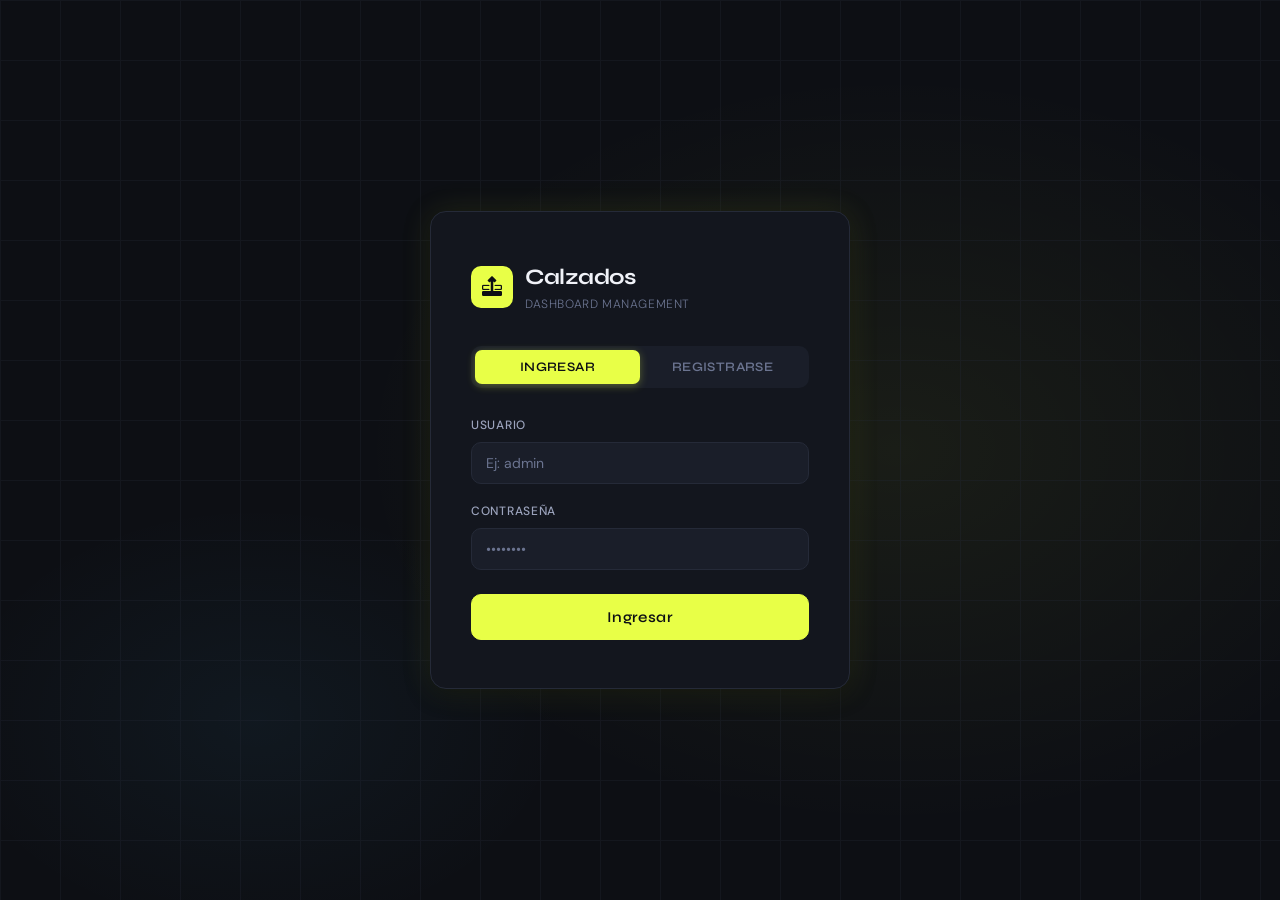
<file: index.html>
<!DOCTYPE html>
<html lang="es">
<head>
    <meta charset="UTF-8">
    <meta name="viewport" content="width=device-width, initial-scale=1.0">
    <title>ShoeSync— Login</title>
    <link rel="stylesheet" href="css/style.css">
    <link rel="stylesheet" href="https://cdn.jsdelivr.net/npm/bootstrap-icons@1.11.3/font/bootstrap-icons.min.css">
</head>
<body>

    <div id="toast-container"></div>

    <div class="login-page">
        <div class="login-bg"></div>
        <div class="login-grid"></div>

        <div class="login-card">
            <div class="login-logo">
                <div class="login-logo-icon">
                    <i class="bi bi-layer-forward"></i>
                </div>
                <div>
                    <h1>Calzados</h1>
                    <span>DASHBOARD MANAGEMENT</span>
                </div>
            </div>

            <div class="login-tabs">
                <button type="button" class="login-tab active" id="tab-login">INGRESAR</button>
                <button type="button" class="login-tab" id="tab-registro">REGISTRARSE</button>
            </div>

            <div class="form-panel active" id="panel-login">
                <form id="form-login">
                    <div class="form-group">
                        <label class="form-label" for="login-user">Usuario</label>
                        <input type="text" id="login-user" class="form-control" placeholder="Ej: admin" autocomplete="username">
                    </div>
                    <div class="form-group" style="margin-bottom: 24px;">
                        <label class="form-label" for="login-pass">Contraseña</label>
                        <input type="password" id="login-pass" class="form-control" placeholder="••••••••" autocomplete="current-password">
                    </div>
                    <button type="submit" class="btn btn-primary btn-lg" id="btn-login">Ingresar</button>
                </form>
            </div>

            <div class="form-panel" id="panel-registro">
                <form id="form-registro">
                    <div class="form-group">
                        <label class="form-label" for="reg-usuario">Nombre de Usuario *</label>
                        <input type="text" id="reg-usuario" class="form-control" placeholder="Ej: juan_calzados">
                    </div>
                    <div class="form-group">
                        <label class="form-label" for="reg-correo">Correo Electrónico *</label>
                        <input type="email" id="reg-correo" class="form-control" placeholder="juan@ejemplo.com">
                    </div>
                    <div class="form-group">
                        <label class="form-label" for="reg-pass">Contraseña *</label>
                        <input type="password" id="reg-pass" class="form-control" placeholder="Mínimo 6 caracteres" autocomplete="new-password">
                    </div>
                    <div class="form-group" style="margin-bottom: 28px;">
                        <label class="form-label" for="reg-pass2">Confirmar Contraseña *</label>
                        <input type="password" id="reg-pass2" class="form-control" placeholder="Repite tu contraseña" autocomplete="new-password">
                    </div>
                    <button type="submit" class="btn btn-primary btn-lg" id="btn-registro">Crear cuenta</button>
                </form>
            </div>

        </div>
    </div>

    <script src="js/api.js"></script>
    <script src="js/auth.js"></script>
    <script>
        document.addEventListener('DOMContentLoaded', initLoginPage);
    </script>
</body>
</html>
</file>
<file: css/style.css>
/* ============================================
   CALZADOS DASHBOARD — ESTILOS GLOBALES
   ============================================ */

@import url('https://fonts.googleapis.com/css2?family=Syne:wght@400;600;700;800&family=DM+Sans:ital,wght@0,300;0,400;0,500;1,300&display=swap');
:root {
    --bg: #0d0f14;
    --bg-card: #13161e;
    --bg-input: #1a1e29;
    --border: #252a38;
    --accent: #e8ff47;
    --accent-dim: #c8df30;
    --accent-glow: rgba(232, 255, 71, 0.15);
    --text: #f0f2f8;
    --text-muted: #6b7490;
    --text-soft: #9ba3bc;
    --danger: #ff5252;
    --success: #52ffb8;
    --warning: #ffa952;
    --info: #52c5ff;
    --font-display: 'Syne', sans-serif;
    --font-body: 'DM Sans', sans-serif;
    --radius: 10px;
    --radius-lg: 16px;
    --shadow: 0 4px 24px rgba(0, 0, 0, 0.4);
    --shadow-accent: 0 0 32px rgba(232, 255, 71, 0.12);
}


/* ─── Reset & Base ──────────────────────────── */

*,
*::before,
*::after {
    box-sizing: border-box;
    margin: 0;
    padding: 0;
}

html {
    scroll-behavior: smooth;
}

body {
    background: var(--bg);
    color: var(--text);
    font-family: var(--font-body);
    font-size: 15px;
    line-height: 1.6;
    min-height: 100vh;
    overflow-x: hidden;
}


/* ─── Scrollbar ─────────────────────────────── */

::-webkit-scrollbar {
    width: 6px;
}

::-webkit-scrollbar-track {
    background: var(--bg);
}

::-webkit-scrollbar-thumb {
    background: var(--border);
    border-radius: 3px;
}

::-webkit-scrollbar-thumb:hover {
    background: var(--accent);
}


/* ─── Typography ────────────────────────────── */

h1,
h2,
h3,
h4,
h5 {
    font-family: var(--font-display);
    font-weight: 700;
    letter-spacing: -0.02em;
}


/* ─── Toast ─────────────────────────────────── */

#toast-container {
    position: fixed;
    top: 20px;
    right: 20px;
    z-index: 9999;
    display: flex;
    flex-direction: column;
    gap: 8px;
}

.toast {
    background: var(--bg-card);
    border: 1px solid var(--border);
    border-left: 3px solid var(--accent);
    color: var(--text);
    padding: 12px 18px;
    border-radius: var(--radius);
    font-size: 14px;
    box-shadow: var(--shadow);
    animation: slideIn 0.3s ease;
    max-width: 320px;
}

.toast.success {
    border-left-color: var(--success);
}

.toast.error {
    border-left-color: var(--danger);
}

.toast.warning {
    border-left-color: var(--warning);
}

@keyframes slideIn {
    from {
        transform: translateX(110%);
        opacity: 0;
    }
    to {
        transform: translateX(0);
        opacity: 1;
    }
}

@keyframes fadeOut {
    from {
        opacity: 1;
    }
    to {
        opacity: 0;
        transform: translateX(110%);
    }
}


/* ─── LOGIN PAGE ────────────────────────────── */

.login-page {
    min-height: 100vh;
    display: flex;
    align-items: center;
    justify-content: center;
    position: relative;
    overflow: hidden;
}

.login-bg {
    position: absolute;
    inset: 0;
    background: radial-gradient(ellipse 60% 60% at 70% 50%, rgba(232, 255, 71, 0.06) 0%, transparent 70%), radial-gradient(ellipse 40% 40% at 20% 80%, rgba(82, 197, 255, 0.05) 0%, transparent 60%);
}

.login-grid {
    position: absolute;
    inset: 0;
    background-image: linear-gradient(var(--border) 1px, transparent 1px), linear-gradient(90deg, var(--border) 1px, transparent 1px);
    background-size: 60px 60px;
    opacity: 0.3;
}

.login-card {
    position: relative;
    background: var(--bg-card);
    border: 1px solid var(--border);
    border-radius: var(--radius-lg);
    padding: 48px 40px;
    width: 100%;
    max-width: 420px;
    box-shadow: var(--shadow), var(--shadow-accent);
    animation: fadeUp 0.6s ease;
}

@keyframes fadeUp {
    from {
        opacity: 0;
        transform: translateY(24px);
    }
    to {
        opacity: 1;
        transform: translateY(0);
    }
}

.login-logo {
    display: flex;
    align-items: center;
    gap: 12px;
    margin-bottom: 32px;
}

.login-logo-icon {
    width: 42px;
    height: 42px;
    background: var(--accent);
    border-radius: 10px;
    display: flex;
    align-items: center;
    justify-content: center;
    font-size: 20px;
    color: var(--bg);
}

.login-logo h1 {
    font-size: 22px;
    color: var(--text);
}

.login-logo span {
    font-size: 12px;
    color: var(--text-muted);
    display: block;
    font-family: var(--font-body);
    font-weight: 300;
    letter-spacing: 0.05em;
}

.login-tabs {
    display: flex;
    gap: 0;
    background: var(--bg-input);
    border-radius: var(--radius);
    padding: 4px;
    margin-bottom: 28px;
}

.login-tab {
    flex: 1;
    padding: 9px;
    text-align: center;
    font-family: var(--font-display);
    font-size: 13px;
    font-weight: 600;
    color: var(--text-muted);
    cursor: pointer;
    border-radius: 7px;
    transition: all 0.2s;
    border: none;
    background: transparent;
    letter-spacing: 0.03em;
}

.login-tab.active {
    background: var(--accent);
    color: var(--bg);
    box-shadow: 0 2px 8px rgba(232, 255, 71, 0.3);
}

.form-panel {
    display: none;
}

.form-panel.active {
    display: block;
}


/* ─── Form Elements ─────────────────────────── */

.form-group {
    margin-bottom: 18px;
}

.form-label {
    display: block;
    font-size: 12px;
    font-weight: 500;
    color: var(--text-soft);
    margin-bottom: 7px;
    letter-spacing: 0.06em;
    text-transform: uppercase;
}

.form-control,
.form-select {
    width: 100%;
    background: var(--bg-input);
    border: 1px solid var(--border);
    color: var(--text);
    border-radius: var(--radius);
    padding: 11px 14px;
    font-family: var(--font-body);
    font-size: 14px;
    transition: border-color 0.2s, box-shadow 0.2s;
    outline: none;
    appearance: none;
}

.form-control:focus,
.form-select:focus {
    border-color: var(--accent);
    box-shadow: 0 0 0 3px var(--accent-glow);
}

.form-control::placeholder {
    color: var(--text-muted);
}

.form-select option {
    background: var(--bg-card);
    color: var(--text);
}

textarea.form-control {
    resize: vertical;
    min-height: 80px;
}


/* ─── Buttons ───────────────────────────────── */

.btn {
    display: inline-flex;
    align-items: center;
    justify-content: center;
    gap: 8px;
    padding: 10px 20px;
    border-radius: var(--radius);
    font-family: var(--font-display);
    font-size: 13px;
    font-weight: 600;
    letter-spacing: 0.03em;
    cursor: pointer;
    border: 1px solid transparent;
    transition: all 0.2s;
    text-decoration: none;
    white-space: nowrap;
}

.btn-primary {
    background: var(--accent);
    color: var(--bg);
    border-color: var(--accent);
}

.btn-primary:hover {
    background: var(--accent-dim);
    border-color: var(--accent-dim);
    box-shadow: 0 4px 16px rgba(232, 255, 71, 0.25);
    transform: translateY(-1px);
}

.btn-outline {
    background: transparent;
    color: var(--text-soft);
    border-color: var(--border);
}

.btn-outline:hover {
    border-color: var(--accent);
    color: var(--accent);
}

.btn-danger {
    background: rgba(255, 82, 82, 0.12);
    color: var(--danger);
    border-color: rgba(255, 82, 82, 0.25);
}

.btn-danger:hover {
    background: rgba(255, 82, 82, 0.2);
    border-color: var(--danger);
}

.btn-success {
    background: rgba(82, 255, 184, 0.12);
    color: var(--success);
    border-color: rgba(82, 255, 184, 0.25);
}

.btn-success:hover {
    background: rgba(82, 255, 184, 0.2);
    border-color: var(--success);
}

.btn-sm {
    padding: 6px 12px;
    font-size: 12px;
}

.btn-lg {
    padding: 13px 28px;
    font-size: 15px;
    width: 100%;
}

.btn:disabled {
    opacity: 0.5;
    cursor: not-allowed;
    transform: none !important;
}


/* ─── DASHBOARD LAYOUT ──────────────────────── */

.app-wrapper {
    display: flex;
    min-height: 100vh;
}


/* ─── Sidebar ───────────────────────────────── */

.sidebar {
    width: 240px;
    background: var(--bg-card);
    border-right: 1px solid var(--border);
    display: flex;
    flex-direction: column;
    position: fixed;
    top: 0;
    left: 0;
    height: 100vh;
    z-index: 100;
    transition: transform 0.3s ease;
}

.sidebar-logo {
    display: flex;
    align-items: center;
    gap: 12px;
    padding: 24px 20px;
    border-bottom: 1px solid var(--border);
}

.sidebar-logo-icon {
    width: 36px;
    height: 36px;
    background: var(--accent);
    border-radius: 8px;
    display: flex;
    align-items: center;
    justify-content: center;
    font-size: 17px;
    color: var(--bg);
    flex-shrink: 0;
}

.sidebar-logo h2 {
    font-size: 16px;
    color: var(--text);
}

.sidebar-logo p {
    font-size: 11px;
    color: var(--text-muted);
    font-weight: 300;
}

.sidebar-nav {
    flex: 1;
    padding: 20px 12px;
    display: flex;
    flex-direction: column;
    gap: 4px;
}

.nav-section-title {
    font-size: 10px;
    font-weight: 600;
    color: var(--text-muted);
    letter-spacing: 0.1em;
    text-transform: uppercase;
    padding: 12px 8px 6px;
}

.nav-item {
    display: flex;
    align-items: center;
    gap: 10px;
    padding: 10px 12px;
    border-radius: var(--radius);
    color: var(--text-soft);
    font-size: 14px;
    cursor: pointer;
    transition: all 0.2s;
    border: none;
    background: transparent;
    width: 100%;
    text-align: left;
    text-decoration: none;
}

.nav-item i {
    width: 18px;
    text-align: center;
    font-size: 14px;
}

.nav-item:hover {
    background: var(--bg-input);
    color: var(--text);
}

.nav-item.active {
    background: var(--accent-glow);
    color: var(--accent);
    border: 1px solid rgba(232, 255, 71, 0.2);
}

.sidebar-footer {
    padding: 16px 12px;
    border-top: 1px solid var(--border);
}

.user-badge {
    display: flex;
    align-items: center;
    gap: 10px;
    padding: 10px 12px;
    border-radius: var(--radius);
    background: var(--bg-input);
}

.user-avatar {
    width: 32px;
    height: 32px;
    background: var(--accent);
    border-radius: 50%;
    display: flex;
    align-items: center;
    justify-content: center;
    font-size: 13px;
    font-weight: 700;
    color: var(--bg);
    flex-shrink: 0;
    font-family: var(--font-display);
}

.user-info {
    flex: 1;
    min-width: 0;
}

.user-name {
    font-size: 13px;
    font-weight: 500;
    color: var(--text);
    white-space: nowrap;
    overflow: hidden;
    text-overflow: ellipsis;
}

.user-role {
    font-size: 11px;
    color: var(--text-muted);
}


/* ─── Main Content ──────────────────────────── */

.main-content {
    margin-left: 240px;
    flex: 1;
    display: flex;
    flex-direction: column;
    min-height: 100vh;
}


/* ─── Topbar ────────────────────────────────── */

.topbar {
    height: 64px;
    background: var(--bg-card);
    border-bottom: 1px solid var(--border);
    display: flex;
    align-items: center;
    justify-content: space-between;
    padding: 0 28px;
    position: sticky;
    top: 0;
    z-index: 90;
}

.topbar-left h3 {
    font-size: 18px;
    color: var(--text);
}

.topbar-left p {
    font-size: 12px;
    color: var(--text-muted);
    font-weight: 300;
}

.topbar-right {
    display: flex;
    align-items: center;
    gap: 12px;
}

.search-box {
    display: flex;
    align-items: center;
    gap: 8px;
    background: var(--bg-input);
    border: 1px solid var(--border);
    border-radius: var(--radius);
    padding: 8px 14px;
    transition: border-color 0.2s;
}

.search-box:focus-within {
    border-color: var(--accent);
}

.search-box i {
    color: var(--text-muted);
    font-size: 13px;
}

.search-box input {
    background: transparent;
    border: none;
    outline: none;
    color: var(--text);
    font-family: var(--font-body);
    font-size: 13px;
    width: 180px;
}

.search-box input::placeholder {
    color: var(--text-muted);
}


/* ─── Page Content ──────────────────────────── */

.page-content {
    padding: 28px;
    flex: 1;
}


/* ─── Stats Cards ───────────────────────────── */

.stats-grid {
    display: grid;
    grid-template-columns: repeat(4, 1fr);
    gap: 16px;
    margin-bottom: 28px;
}

.stat-card {
    background: var(--bg-card);
    border: 1px solid var(--border);
    border-radius: var(--radius-lg);
    padding: 22px;
    position: relative;
    overflow: hidden;
    transition: border-color 0.2s, transform 0.2s;
}

.stat-card:hover {
    border-color: var(--accent);
    transform: translateY(-2px);
}

.stat-card::before {
    content: '';
    position: absolute;
    top: 0;
    right: 0;
    width: 80px;
    height: 80px;
    border-radius: 50%;
    opacity: 0.06;
    transform: translate(20px, -20px);
}

.stat-card.c1::before {
    background: var(--accent);
}

.stat-card.c2::before {
    background: var(--info);
}

.stat-card.c3::before {
    background: var(--success);
}

.stat-card.c4::before {
    background: var(--warning);
}

.stat-icon {
    width: 40px;
    height: 40px;
    border-radius: 10px;
    display: flex;
    align-items: center;
    justify-content: center;
    font-size: 16px;
    margin-bottom: 14px;
}

.stat-card.c1 .stat-icon {
    background: rgba(232, 255, 71, 0.12);
    color: var(--accent);
}

.stat-card.c2 .stat-icon {
    background: rgba(82, 197, 255, 0.12);
    color: var(--info);
}

.stat-card.c3 .stat-icon {
    background: rgba(82, 255, 184, 0.12);
    color: var(--success);
}

.stat-card.c4 .stat-icon {
    background: rgba(255, 169, 82, 0.12);
    color: var(--warning);
}

.stat-value {
    font-family: var(--font-display);
    font-size: 28px;
    font-weight: 800;
    color: var(--text);
    line-height: 1;
    margin-bottom: 6px;
}

.stat-label {
    font-size: 12px;
    color: var(--text-muted);
    letter-spacing: 0.04em;
}


/* ─── Section Header ────────────────────────── */

.section-header {
    display: flex;
    align-items: center;
    justify-content: space-between;
    margin-bottom: 20px;
}

.section-header h4 {
    font-size: 17px;
    color: var(--text);
}

.section-header p {
    font-size: 12px;
    color: var(--text-muted);
    font-weight: 300;
}


/* ─── Filters ───────────────────────────────── */

.filters-bar {
    display: flex;
    gap: 10px;
    margin-bottom: 20px;
    flex-wrap: wrap;
}

.filter-chip {
    padding: 6px 14px;
    border-radius: 99px;
    font-size: 12px;
    font-weight: 500;
    cursor: pointer;
    border: 1px solid var(--border);
    background: transparent;
    color: var(--text-soft);
    transition: all 0.2s;
    font-family: var(--font-body);
}

.filter-chip:hover {
    border-color: var(--accent);
    color: var(--accent);
}

.filter-chip.active {
    background: var(--accent);
    color: var(--bg);
    border-color: var(--accent);
    font-weight: 600;
}


/* ─── Table ─────────────────────────────────── */

.table-wrapper {
    background: var(--bg-card);
    border: 1px solid var(--border);
    border-radius: var(--radius-lg);
    overflow: hidden;
}

.table {
    width: 100%;
    border-collapse: collapse;
}

.table thead tr {
    background: var(--bg-input);
    border-bottom: 1px solid var(--border);
}

.table th {
    padding: 13px 16px;
    text-align: left;
    font-size: 11px;
    font-weight: 600;
    color: var(--text-muted);
    letter-spacing: 0.08em;
    text-transform: uppercase;
    font-family: var(--font-display);
    white-space: nowrap;
}

.table td {
    padding: 13px 16px;
    font-size: 13px;
    color: var(--text-soft);
    border-bottom: 1px solid rgba(37, 42, 56, 0.5);
    vertical-align: middle;
}

.table tr:last-child td {
    border-bottom: none;
}

.table tbody tr {
    transition: background 0.15s;
}

.table tbody tr:hover {
    background: rgba(255, 255, 255, 0.02);
}

.marca-badge {
    font-family: var(--font-display);
    font-weight: 700;
    font-size: 13px;
    color: var(--text);
}

.model-text {
    color: var(--text-soft);
    font-size: 12px;
}

.color-dot {
    display: inline-flex;
    align-items: center;
    gap: 6px;
}

.color-swatch {
    width: 10px;
    height: 10px;
    border-radius: 50%;
    border: 1px solid rgba(255, 255, 255, 0.2);
    display: inline-block;
}

.stock-badge {
    display: inline-flex;
    align-items: center;
    gap: 4px;
    padding: 3px 10px;
    border-radius: 99px;
    font-size: 12px;
    font-weight: 600;
    font-family: var(--font-display);
}

.stock-ok {
    background: rgba(82, 255, 184, 0.1);
    color: var(--success);
}

.stock-low {
    background: rgba(255, 169, 82, 0.1);
    color: var(--warning);
}

.stock-zero {
    background: rgba(255, 82, 82, 0.1);
    color: var(--danger);
}

.genero-badge {
    padding: 3px 9px;
    border-radius: 5px;
    font-size: 11px;
    font-weight: 600;
    letter-spacing: 0.04em;
    font-family: var(--font-display);
}

.genero-M {
    background: rgba(82, 197, 255, 0.1);
    color: var(--info);
}

.genero-F {
    background: rgba(255, 82, 171, 0.1);
    color: #ff52ab;
}

.genero-U {
    background: rgba(162, 82, 255, 0.1);
    color: #a252ff;
}

.precio-text {
    font-family: var(--font-display);
    font-weight: 700;
    color: var(--accent);
}

.actions-cell {
    display: flex;
    gap: 6px;
    align-items: center;
}


/* ─── Empty State ───────────────────────────── */

.empty-state {
    text-align: center;
    padding: 60px 20px;
    color: var(--text-muted);
}

.empty-state i {
    font-size: 40px;
    margin-bottom: 16px;
    opacity: 0.4;
    display: block;
}

.empty-state h5 {
    font-size: 16px;
    color: var(--text-soft);
    margin-bottom: 8px;
}

.empty-state p {
    font-size: 13px;
}


/* ─── Loading Spinner ───────────────────────── */

.spinner {
    width: 28px;
    height: 28px;
    border: 3px solid var(--border);
    border-top-color: var(--accent);
    border-radius: 50%;
    animation: spin 0.7s linear infinite;
    margin: 40px auto;
}

@keyframes spin {
    to {
        transform: rotate(360deg);
    }
}


/* ─── Modal ─────────────────────────────────── */

.modal-overlay {
    position: fixed;
    inset: 0;
    background: rgba(0, 0, 0, 0.7);
    backdrop-filter: blur(4px);
    z-index: 500;
    display: flex;
    align-items: center;
    justify-content: center;
    padding: 20px;
    animation: fadeOverlay 0.2s ease;
}

@keyframes fadeOverlay {
    from {
        opacity: 0;
    }
    to {
        opacity: 1;
    }
}

.modal {
    background: var(--bg-card);
    border: 1px solid var(--border);
    border-radius: var(--radius-lg);
    width: 100%;
    max-width: 580px;
    max-height: 90vh;
    overflow-y: auto;
    box-shadow: var(--shadow);
    animation: slideModal 0.3s ease;
}

@keyframes slideModal {
    from {
        opacity: 0;
        transform: scale(0.96) translateY(-10px);
    }
    to {
        opacity: 1;
        transform: scale(1) translateY(0);
    }
}

.modal-header {
    display: flex;
    align-items: center;
    justify-content: space-between;
    padding: 22px 24px;
    border-bottom: 1px solid var(--border);
}

.modal-header h5 {
    font-size: 17px;
    color: var(--text);
}

.modal-body {
    padding: 24px;
}

.modal-footer {
    padding: 16px 24px;
    border-top: 1px solid var(--border);
    display: flex;
    gap: 10px;
    justify-content: flex-end;
}

.btn-close-modal {
    background: transparent;
    border: none;
    color: var(--text-muted);
    font-size: 18px;
    cursor: pointer;
    padding: 4px;
    transition: color 0.2s;
    line-height: 1;
}

.btn-close-modal:hover {
    color: var(--text);
}

.form-row {
    display: grid;
    grid-template-columns: 1fr 1fr;
    gap: 14px;
}


/* ─── SKU input visual ──────────────────────── */

.sku-hint {
    font-size: 11px;
    color: var(--text-muted);
    margin-top: 5px;
}


/* ─── Pagination ────────────────────────────── */

.pagination-bar {
    display: flex;
    align-items: center;
    justify-content: space-between;
    padding: 14px 20px;
    border-top: 1px solid var(--border);
}

.pagination-info {
    font-size: 12px;
    color: var(--text-muted);
}

.pagination-btns {
    display: flex;
    gap: 6px;
}

.pag-btn {
    width: 32px;
    height: 32px;
    display: flex;
    align-items: center;
    justify-content: center;
    border-radius: 7px;
    border: 1px solid var(--border);
    background: transparent;
    color: var(--text-soft);
    font-size: 13px;
    cursor: pointer;
    transition: all 0.2s;
    font-family: var(--font-display);
    font-weight: 600;
}

.pag-btn:hover:not(:disabled) {
    border-color: var(--accent);
    color: var(--accent);
}

.pag-btn.active {
    background: var(--accent);
    color: var(--bg);
    border-color: var(--accent);
}

.pag-btn:disabled {
    opacity: 0.3;
    cursor: not-allowed;
}


/* ─── Confirm dialog ────────────────────────── */

.confirm-modal .modal {
    max-width: 380px;
}

.confirm-icon {
    width: 52px;
    height: 52px;
    border-radius: 50%;
    background: rgba(255, 82, 82, 0.1);
    display: flex;
    align-items: center;
    justify-content: center;
    font-size: 22px;
    color: var(--danger);
    margin: 0 auto 16px;
}

.confirm-modal .modal-body {
    text-align: center;
}

.confirm-modal h5 {
    margin-bottom: 8px;
}

.confirm-modal p {
    font-size: 13px;
    color: var(--text-muted);
}


/* ─── Responsive ────────────────────────────── */

@media (max-width: 1024px) {
    .stats-grid {
        grid-template-columns: repeat(2, 1fr);
    }
}

@media (max-width: 768px) {
    .sidebar {
        transform: translateX(-100%);
    }
    .sidebar.open {
        transform: translateX(0);
    }
    .main-content {
        margin-left: 0;
    }
    .page-content {
        padding: 16px;
    }
    .form-row {
        grid-template-columns: 1fr;
    }
    .stats-grid {
        grid-template-columns: repeat(2, 1fr);
        gap: 12px;
    }
    .search-box input {
        width: 120px;
    }
}

@media (max-width: 480px) {
    .stats-grid {
        grid-template-columns: 1fr;
    }
    .table th:nth-child(n+5),
    .table td:nth-child(n+5) {
        display: none;
    }
}
</file>
